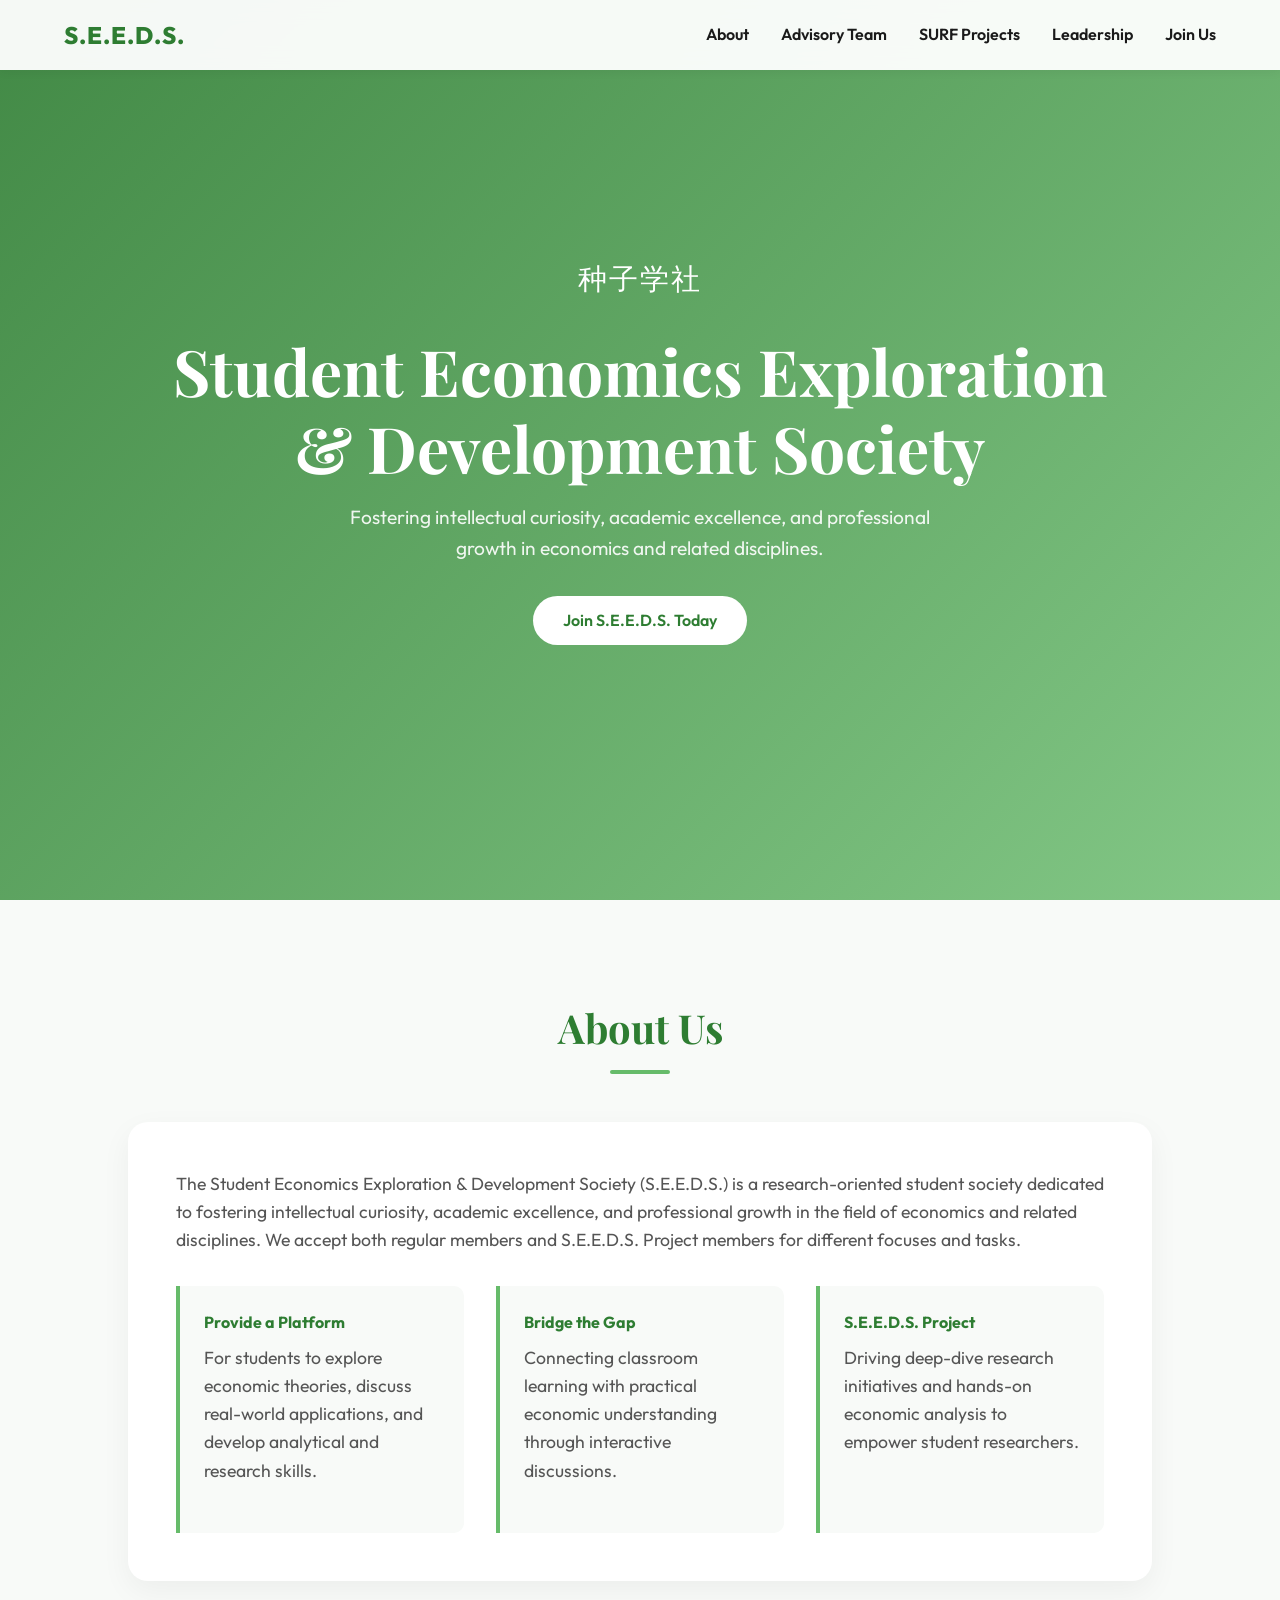
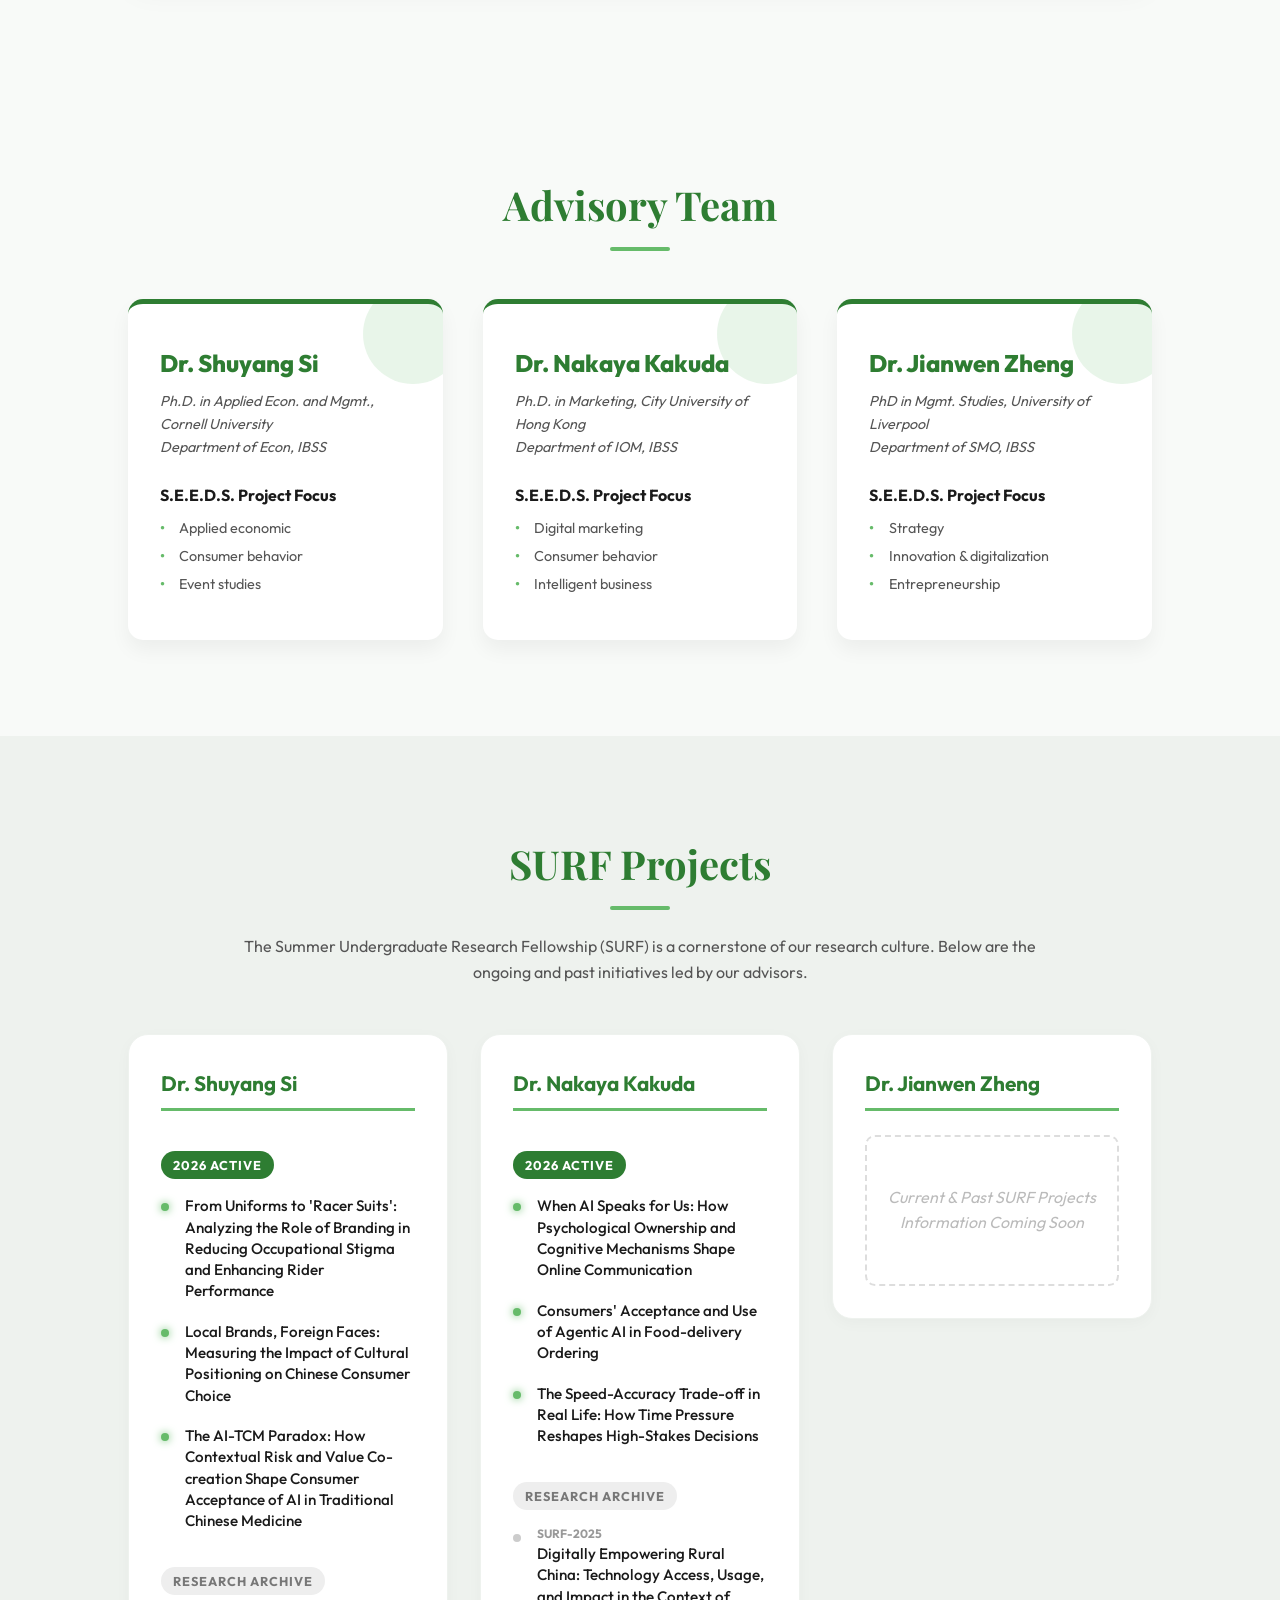
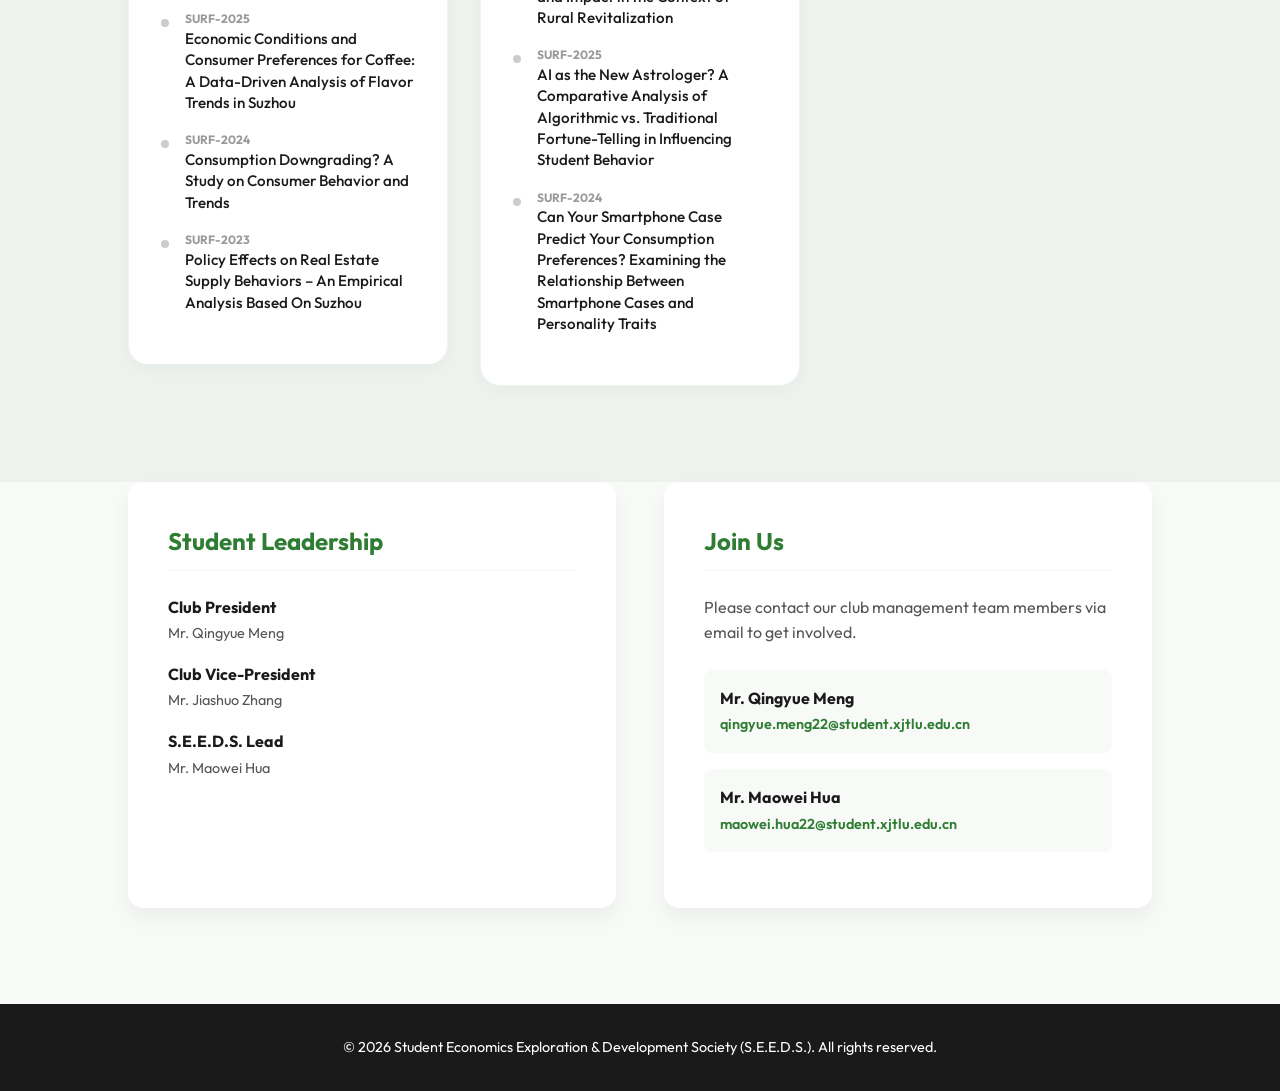
<file: index.html>
<!DOCTYPE html>
<html lang="en">
<head>
    <meta charset="UTF-8">
    <meta name="viewport" content="width=device-width, initial-scale=1.0">
    <title>S.E.E.D.S. | Student Economics Exploration & Development Society</title>
    <link href="https://fonts.googleapis.com/css2?family=Outfit:wght@300;400;500;600;800&family=Playfair+Display:ital,wght@0,600;1,600&display=swap" rel="stylesheet">
    
    <style>
        /* === Global Variables & Resets === */
        :root {
            --primary: #2E7D32; 
            --secondary: #66BB6A; 
            --bg-color: #F8FAF8;
            --bg-alt: #EEF2EE;
            --text-dark: #1A1A1A;
            --text-light: #555555;
            --white: #FFFFFF;
        }

        * { margin: 0; padding: 0; box-sizing: border-box; }

        body {
            font-family: 'Outfit', sans-serif;
            background-color: var(--bg-color);
            color: var(--text-dark);
            line-height: 1.6;
            scroll-behavior: smooth;
        }

        /* === Navigation === */
        nav {
            position: fixed;
            top: 0;
            width: 100%;
            background: rgba(255, 255, 255, 0.95);
            backdrop-filter: blur(10px);
            padding: 1rem 5%;
            display: flex;
            justify-content: space-between;
            align-items: center;
            box-shadow: 0 2px 10px rgba(0,0,0,0.05);
            z-index: 1000;
        }

        .logo {
            font-size: 1.5rem;
            font-weight: 800;
            color: var(--primary);
            text-decoration: none;
            letter-spacing: 1px;
        }

        .nav-links {
            display: flex;
            gap: 2rem;
        }

        .nav-links a {
            text-decoration: none;
            color: var(--text-dark);
            font-weight: 600;
            transition: color 0.3s;
        }

        .nav-links a:hover { color: var(--secondary); }

        /* === Hero Section === */
        .hero {
            height: 100vh;
            display: flex;
            align-items: center;
            justify-content: center;
            text-align: center;
            background: linear-gradient(135deg, rgba(46, 125, 50, 0.9), rgba(102, 187, 106, 0.8)), url('https://images.unsplash.com/photo-1542601906990-b4d3fb778b09?auto=format&fit=crop&q=80');
            background-size: cover;
            background-position: center;
            color: var(--white);
            padding: 0 20px;
        }

        .hero h1 {
            font-family: 'Playfair Display', serif;
            font-size: 4rem;
            margin-bottom: 1rem;
            line-height: 1.2;
        }

        .hero h2 {
            font-size: 1.8rem;
            font-weight: 300;
            margin-bottom: 2rem;
            letter-spacing: 2px;
        }

        .hero p {
            font-size: 1.2rem;
            max-width: 600px;
            margin: 0 auto 2rem auto;
            opacity: 0.9;
        }

        .btn {
            display: inline-block;
            padding: 12px 30px;
            background-color: var(--white);
            color: var(--primary);
            text-decoration: none;
            border-radius: 30px;
            font-weight: 600;
            transition: transform 0.3s, box-shadow 0.3s;
        }

        .btn:hover {
            transform: translateY(-3px);
            box-shadow: 0 10px 20px rgba(0,0,0,0.2);
        }

        /* === General Sections === */
        section { padding: 6rem 10%; }

        .section-title {
            text-align: center;
            font-family: 'Playfair Display', serif;
            font-size: 2.5rem;
            color: var(--primary);
            margin-bottom: 3rem;
            position: relative;
        }

        .section-title::after {
            content: '';
            display: block;
            width: 60px;
            height: 4px;
            background-color: var(--secondary);
            margin: 10px auto 0 auto;
            border-radius: 2px;
        }

        /* === About Section === */
        .about-content {
            background: var(--white);
            padding: 3rem;
            border-radius: 20px;
            box-shadow: 0 10px 30px rgba(0,0,0,0.05);
        }

        .about-content p {
            font-size: 1.1rem;
            color: var(--text-light);
            margin-bottom: 1.5rem;
        }

        .aims-grid {
            display: grid;
            grid-template-columns: repeat(auto-fit, minmax(250px, 1fr));
            gap: 2rem;
            margin-top: 2rem;
        }

        .aim-card {
            border-left: 4px solid var(--secondary);
            padding: 1.5rem;
            background: var(--bg-color);
            border-radius: 0 10px 10px 0;
        }

        .aim-card h4 {
            color: var(--primary);
            margin-bottom: 0.5rem;
        }

        /* === Advisors Section === */
        .advisors-grid {
            display: grid;
            grid-template-columns: repeat(auto-fit, minmax(300px, 1fr));
            gap: 2.5rem;
        }

        .advisor-card {
            background: var(--white);
            border-radius: 15px;
            padding: 2.5rem 2rem;
            position: relative;
            box-shadow: 0 10px 20px rgba(0,0,0,0.05);
            transition: transform 0.3s;
            overflow: hidden;
            border-top: 5px solid var(--primary);
        }

        .advisor-card:hover { transform: translateY(-5px); }

        .advisor-card::before {
            content: '';
            position: absolute;
            top: -20px;
            right: -20px;
            width: 100px;
            height: 100px;
            background-color: var(--secondary);
            border-radius: 50%;
            opacity: 0.15;
            z-index: 0;
        }

        .advisor-card * { position: relative; z-index: 1; }

        .advisor-name {
            font-size: 1.5rem;
            color: var(--primary);
            margin-bottom: 0.5rem;
            font-weight: 800;
        }

        .advisor-credentials {
            font-size: 0.9rem;
            color: var(--text-light);
            margin-bottom: 1rem;
            font-style: italic;
        }

        .advisor-focus { margin-top: 1.5rem; }
        .advisor-focus h4 { font-size: 1rem; color: var(--text-dark); margin-bottom: 0.5rem; }
        .advisor-focus ul { list-style-type: none; }
        .advisor-focus ul li {
            position: relative;
            padding-left: 1.2rem;
            font-size: 0.9rem;
            color: var(--text-light);
            margin-bottom: 0.3rem;
        }
        .advisor-focus ul li::before {
            content: '•';
            color: var(--secondary);
            position: absolute;
            left: 0;
            font-weight: bold;
        }

        /* === SURF Section === */
        #surf { background-color: var(--bg-alt); }
        
        .surf-grid {
            display: grid;
            grid-template-columns: repeat(auto-fit, minmax(320px, 1fr));
            gap: 2rem;
            align-items: start;
        }

        .surf-advisor-column {
            background: var(--white);
            border-radius: 20px;
            padding: 2rem;
            box-shadow: 0 4px 15px rgba(0,0,0,0.03);
            border: 1px solid #eef2ee;
        }

        .surf-header {
            border-bottom: 3px solid var(--secondary);
            margin-bottom: 1.5rem;
            padding-bottom: 0.5rem;
        }

        .surf-header h3 {
            color: var(--primary);
            font-size: 1.3rem;
        }

        .year-label {
            font-size: 0.8rem;
            text-transform: uppercase;
            letter-spacing: 1px;
            padding: 4px 12px;
            border-radius: 20px;
            display: inline-block;
            margin-top: 1rem;
            margin-bottom: 1rem;
        }

        .year-label.current {
            background-color: var(--primary);
            color: white;
        }

        .year-label:not(.current) {
            background-color: #eee;
            color: #777;
        }

        .project-item {
            position: relative;
            padding-left: 1.5rem;
            margin-bottom: 1.2rem;
            line-height: 1.4;
        }

        .project-item::before {
            content: '';
            position: absolute;
            left: 0;
            top: 8px;
            width: 8px;
            height: 8px;
            border-radius: 50%;
        }

        .project-item.active::before {
            background-color: var(--secondary);
            box-shadow: 0 0 8px var(--secondary);
        }

        .project-item.archive::before { background-color: #ccc; }

        .p-title {
            display: block;
            font-size: 0.95rem;
            font-weight: 500;
        }

        .p-year {
            display: block;
            font-size: 0.75rem;
            color: #999;
            font-weight: 700;
        }

        .placeholder-box {
            border: 2px dashed #ddd;
            border-radius: 10px;
            padding: 3rem 1rem;
            text-align: center;
            color: #bbb;
            font-style: italic;
        }

        /* === Team & Contact Section === */
        .bottom-sections {
            display: flex;
            flex-wrap: wrap;
            gap: 3rem;
            padding: 0 10% 6rem 10%;
        }

        .team-box, .contact-box {
            flex: 1;
            min-width: 300px;
            background: var(--white);
            padding: 2.5rem;
            border-radius: 15px;
            box-shadow: 0 10px 20px rgba(0,0,0,0.05);
        }

        .box-title {
            color: var(--primary);
            margin-bottom: 1.5rem;
            font-size: 1.5rem;
            border-bottom: 2px solid var(--bg-color);
            padding-bottom: 0.5rem;
        }

        .team-member { margin-bottom: 1rem; }
        .team-member strong { display: block; color: var(--text-dark); }
        .team-member span { font-size: 0.9rem; color: var(--text-light); }

        .contact-email {
            display: block;
            margin-bottom: 1rem;
            padding: 1rem;
            background: var(--bg-color);
            border-radius: 8px;
            text-decoration: none;
            color: var(--text-dark);
            transition: background 0.3s;
        }

        .contact-email:hover { background: #e8f5e9; }
        .contact-email span { color: var(--primary); font-weight: 600; font-size: 0.9rem;}

        /* === Footer === */
        footer {
            text-align: center;
            padding: 2rem;
            background: var(--text-dark);
            color: var(--white);
            font-size: 0.9rem;
        }

        /* === Mobile Responsiveness === */
        @media (max-width: 768px) {
            .hero h1 { font-size: 2.5rem; }
            .hero h2 { font-size: 1.2rem; }
            .nav-links { display: none; } /* Hide on very small screens for simplicity */
            section { padding: 4rem 5%; }
            .bottom-sections { padding: 0 5% 4rem 5%; }
        }
    </style>
</head>
<body>

    <nav>
        <a href="#home" class="logo">S.E.E.D.S.</a>
        <div class="nav-links">
            <a href="#about">About</a>
            <a href="#advisors">Advisory Team</a>
            <a href="#surf">SURF Projects</a>
            <a href="#team">Leadership</a>
            <a href="#join">Join Us</a>
        </div>
    </nav>

    <header id="home" class="hero">
        <div>
            <h2>种子学社</h2>
            <h1>Student Economics Exploration<br>& Development Society</h1>
            <p>Fostering intellectual curiosity, academic excellence, and professional growth in economics and related disciplines.</p>
            <a href="#join" class="btn">Join S.E.E.D.S. Today</a>
        </div>
    </header>

    <section id="about">
        <h2 class="section-title">About Us</h2>
        <div class="about-content">
            <p>The Student Economics Exploration & Development Society (S.E.E.D.S.) is a research-oriented student society dedicated to fostering intellectual curiosity, academic excellence, and professional growth in the field of economics and related disciplines. We accept both regular members and S.E.E.D.S. Project members for different focuses and tasks.</p>
            
            <div class="aims-grid">
                <div class="aim-card">
                    <h4>Provide a Platform</h4>
                    <p>For students to explore economic theories, discuss real-world applications, and develop analytical and research skills.</p>
                </div>
                <div class="aim-card">
                    <h4>Bridge the Gap</h4>
                    <p>Connecting classroom learning with practical economic understanding through interactive discussions.</p>
                </div>
                <div class="aim-card">
                    <h4>S.E.E.D.S. Project</h4>
                    <p>Driving deep-dive research initiatives and hands-on economic analysis to empower student researchers.</p>
                </div>
            </div>
        </div>
    </section>

    <section id="advisors">
        <h2 class="section-title">Advisory Team</h2>
        <div class="advisors-grid">
            
            <div class="advisor-card">
                <div class="advisor-name">Dr. Shuyang Si</div>
                <div class="advisor-credentials">
                    Ph.D. in Applied Econ. and Mgmt., Cornell University<br>
                    Department of Econ, IBSS
                </div>
                <div class="advisor-focus">
                    <h4>S.E.E.D.S. Project Focus</h4>
                    <ul>
                        <li>Applied economic</li>
                        <li>Consumer behavior</li>
                        <li>Event studies</li>
                    </ul>
                </div>
            </div>

            <div class="advisor-card">
                <div class="advisor-name">Dr. Nakaya Kakuda</div>
                <div class="advisor-credentials">
                    Ph.D. in Marketing, City University of Hong Kong<br>
                    Department of IOM, IBSS
                </div>
                <div class="advisor-focus">
                    <h4>S.E.E.D.S. Project Focus</h4>
                    <ul>
                        <li>Digital marketing</li>
                        <li>Consumer behavior</li>
                        <li>Intelligent business</li>
                    </ul>
                </div>
            </div>

            <div class="advisor-card">
                <div class="advisor-name">Dr. Jianwen Zheng</div>
                <div class="advisor-credentials">
                    PhD in Mgmt. Studies, University of Liverpool<br>
                    Department of SMO, IBSS
                </div>
                <div class="advisor-focus">
                    <h4>S.E.E.D.S. Project Focus</h4>
                    <ul>
                        <li>Strategy</li>
                        <li>Innovation & digitalization</li>
                        <li>Entrepreneurship</li>
                    </ul>
                </div>
            </div>

        </div>
    </section>

    <section id="surf">
        <h2 class="section-title">SURF Projects</h2>
        <p style="text-align: center; max-width: 800px; margin: -1.5rem auto 3rem auto; color: var(--text-light);">
            The Summer Undergraduate Research Fellowship (SURF) is a cornerstone of our research culture. Below are the ongoing and past initiatives led by our advisors.
        </p>

        <div class="surf-grid">
            
            <div class="surf-advisor-column">
                <div class="surf-header">
                    <h3>Dr. Shuyang Si</h3>
                </div>
                
                <div class="surf-list">
                    <h5 class="year-label current">2026 Active</h5>
                    <div class="project-item active">
                        <span class="p-title">From Uniforms to 'Racer Suits': Analyzing the Role of Branding in Reducing Occupational Stigma and Enhancing Rider Performance</span>
                    </div>
                    <div class="project-item active">
                        <span class="p-title">Local Brands, Foreign Faces: Measuring the Impact of Cultural Positioning on Chinese Consumer Choice</span>
                    </div>
                    <div class="project-item active">
                        <span class="p-title">The AI-TCM Paradox: How Contextual Risk and Value Co-creation Shape Consumer Acceptance of AI in Traditional Chinese Medicine</span>
                    </div>

                    <h5 class="year-label">Research Archive</h5>
                    <div class="project-item archive">
                        <span class="p-year">SURF-2025</span>
                        <span class="p-title">Economic Conditions and Consumer Preferences for Coffee: A Data-Driven Analysis of Flavor Trends in Suzhou</span>
                    </div>
                    <div class="project-item archive">
                        <span class="p-year">SURF-2024</span>
                        <span class="p-title">Consumption Downgrading? A Study on Consumer Behavior and Trends</span>
                    </div>
                    <div class="project-item archive">
                        <span class="p-year">SURF-2023</span>
                        <span class="p-title">Policy Effects on Real Estate Supply Behaviors – An Empirical Analysis Based On Suzhou</span>
                    </div>
                </div>
            </div>

            <div class="surf-advisor-column">
                <div class="surf-header">
                    <h3>Dr. Nakaya Kakuda</h3>
                </div>
                
                <div class="surf-list">
                    <h5 class="year-label current">2026 Active</h5>
                    <div class="project-item active">
                        <span class="p-title">When AI Speaks for Us: How Psychological Ownership and Cognitive Mechanisms Shape Online Communication</span>
                    </div>
                    <div class="project-item active">
                        <span class="p-title">Consumers' Acceptance and Use of Agentic AI in Food-delivery Ordering</span>
                    </div>
                    <div class="project-item active">
                        <span class="p-title">The Speed-Accuracy Trade-off in Real Life: How Time Pressure Reshapes High-Stakes Decisions</span>
                    </div>

                    <h5 class="year-label">Research Archive</h5>
                    <div class="project-item archive">
                        <span class="p-year">SURF-2025</span>
                        <span class="p-title">Digitally Empowering Rural China: Technology Access, Usage, and Impact in the Context of Rural Revitalization</span>
                    </div>
                    <div class="project-item archive">
                        <span class="p-year">SURF-2025</span>
                        <span class="p-title">AI as the New Astrologer? A Comparative Analysis of Algorithmic vs. Traditional Fortune-Telling in Influencing Student Behavior</span>
                    </div>
                    <div class="project-item archive">
                        <span class="p-year">SURF-2024</span>
                        <span class="p-title">Can Your Smartphone Case Predict Your Consumption Preferences? Examining the Relationship Between Smartphone Cases and Personality Traits</span>
                    </div>
                </div>
            </div>

            <div class="surf-advisor-column">
                <div class="surf-header">
                    <h3>Dr. Jianwen Zheng</h3>
                </div>
                <div class="surf-list">
                    <div class="placeholder-box">
                        <p>Current & Past SURF Projects<br>Information Coming Soon</p>
                    </div>
                </div>
            </div>

        </div>
    </section>

    <div class="bottom-sections">
        
        <div id="team" class="team-box">
            <h3 class="box-title">Student Leadership</h3>
            <div class="team-member">
                <strong>Club President</strong>
                <span>Mr. Qingyue Meng</span>
            </div>
            <div class="team-member">
                <strong>Club Vice-President</strong>
                <span>Mr. Jiashuo Zhang</span>
            </div>
            <div class="team-member">
                <strong>S.E.E.D.S. Lead</strong>
                <span>Mr. Maowei Hua</span>
            </div>
        </div>

        <div id="join" class="contact-box">
            <h3 class="box-title">Join Us</h3>
            <p style="margin-bottom: 1.5rem; color: var(--text-light);">Please contact our club management team members via email to get involved.</p>
            
            <a href="mailto:qingyue.meng22@student.xjtlu.edu.cn" class="contact-email">
                <strong>Mr. Qingyue Meng</strong><br>
                <span>qingyue.meng22@student.xjtlu.edu.cn</span>
            </a>
            
            <a href="mailto:maowei.hua22@student.xjtlu.edu.cn" class="contact-email">
                <strong>Mr. Maowei Hua</strong><br>
                <span>maowei.hua22@student.xjtlu.edu.cn</span>
            </a>
        </div>

    </div>

    <footer>
        <p>&copy; 2026 Student Economics Exploration & Development Society (S.E.E.D.S.). All rights reserved.</p>
    </footer>

</body>
</html>
</file>
